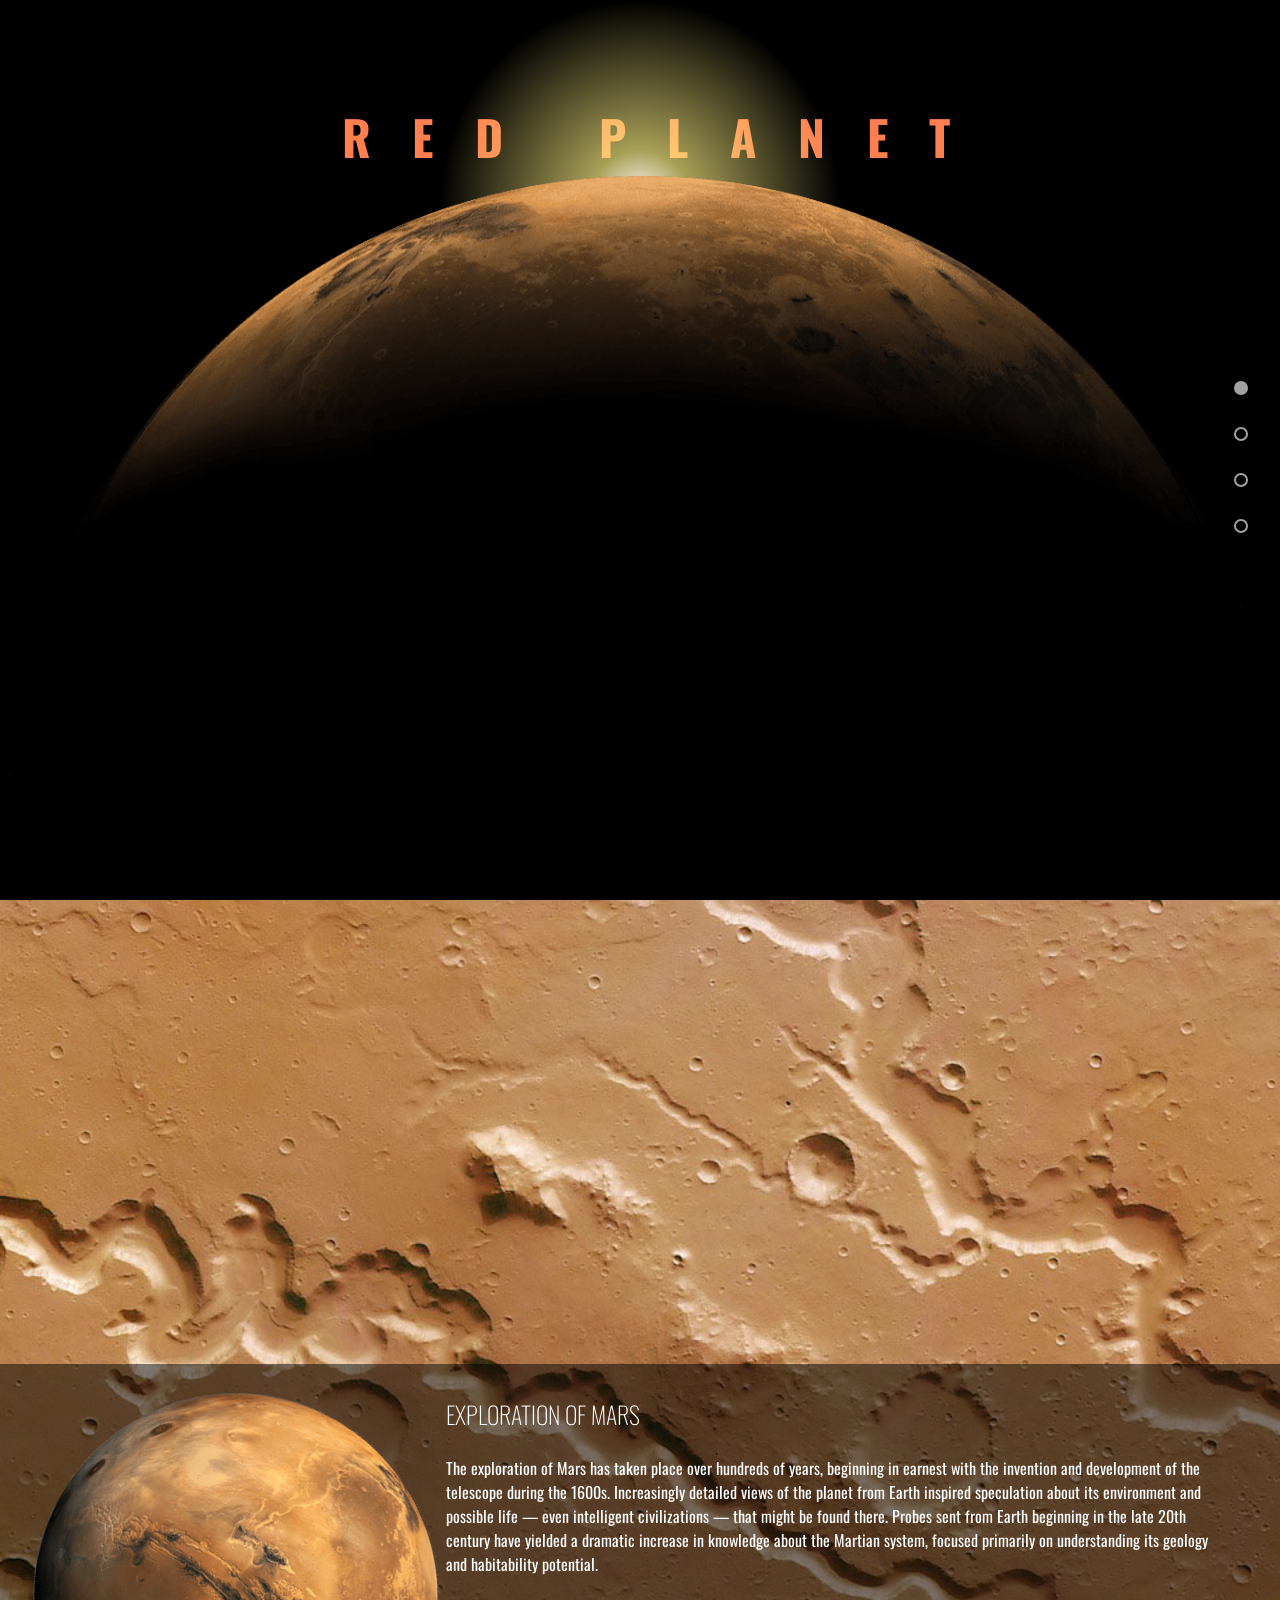
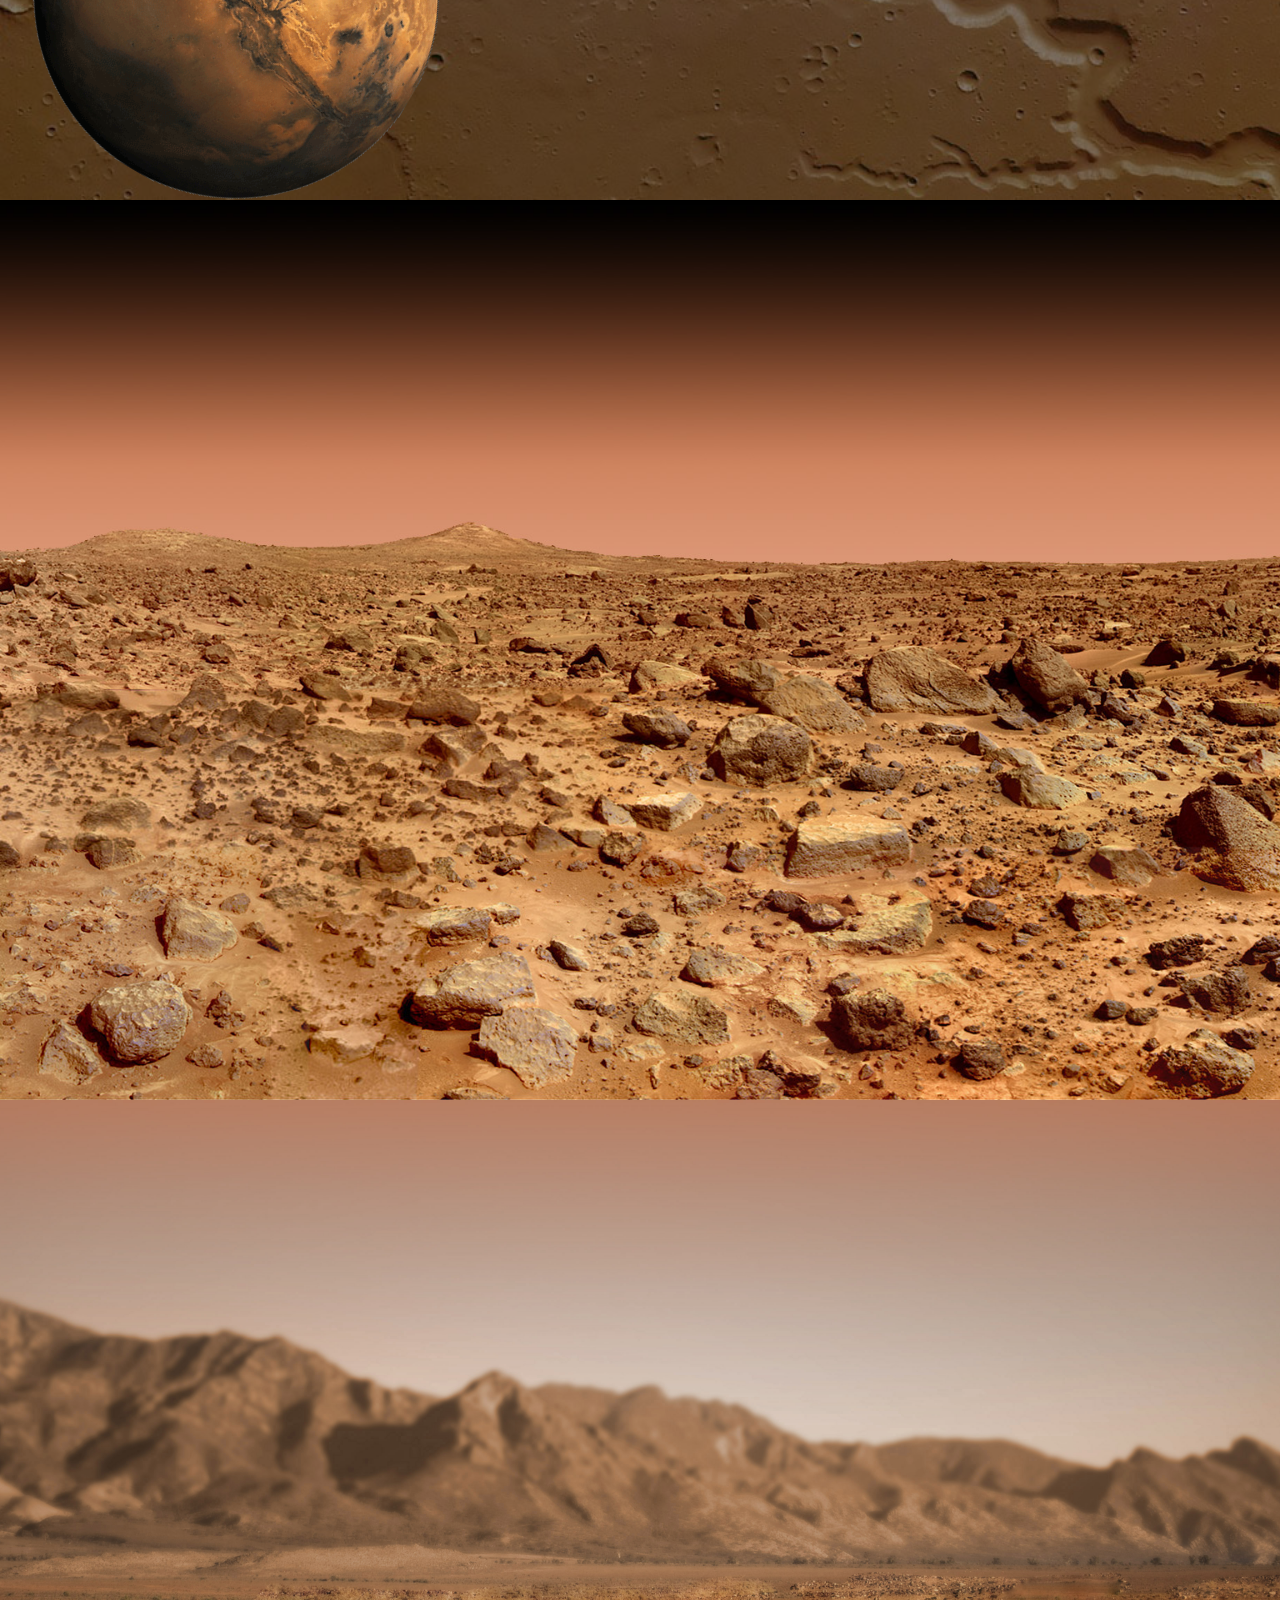
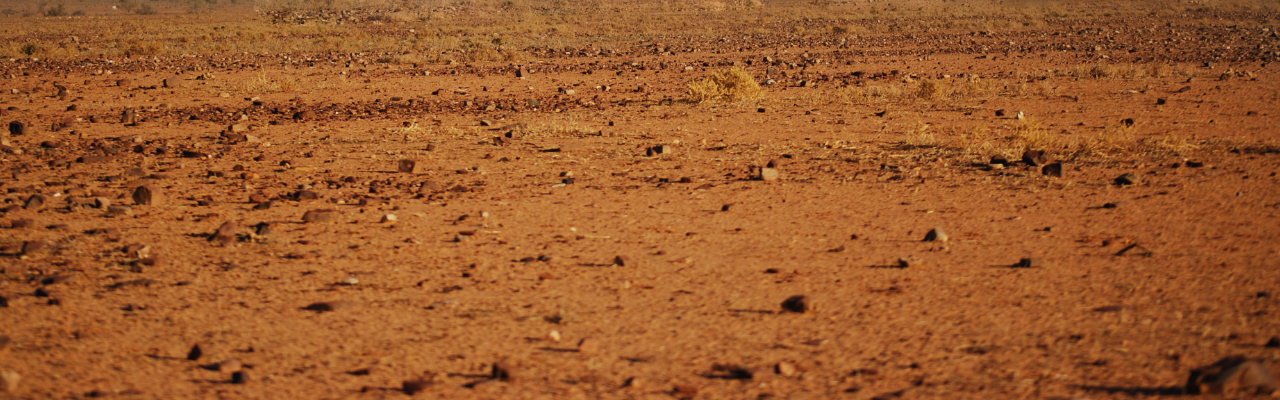
<file: mars/index.html>
<!DOCTYPE html>
<html>

<head>

    <title>RED PLANET</title>

    <meta name="viewport" content="width=device-width">
    <link href="https://fonts.googleapis.com/css2?family=Oswald:wght@200;400;600&display=swap" rel="stylesheet">
    <script src="js/jquery.min.js"></script>
    <script src="js/jquery.easing.js"></script>
    <script src="js/skrollr.min.js"></script>
    <style>
        * {
            margin: 0;
            padding: 0;
        }

        body {
            background-color: #000;
            font-family: 'Oswald', sans-serif;
            color: #fff;
        }

        section {
            height: 100vh;
            position: relative;
            overflow: hidden;
        }

        img {
            max-width: 100%;
        }

        nav {

            position: fixed;
            right: 0;
            top: 50%;
            height: 202px;
            margin-top: -101px;
            opacity: .63;
            z-index: 3;

        }

        nav li {
            width: 10px;
            height: 10px;
            list-style: none;
            border: 2px solid #fff;
            border-radius: 50%;
            margin: 2em;
            cursor: pointer;
        }

        nav li.active {
            background: #fff;
        }

        /* SCREEN 1 */

        h1 {
            font-size: 3em;
            text-align: center;
            color: coral;
            position: absolute;
            top: 101px;
            width: 100%;
            letter-spacing: -20.0375px;
        }

        .light {
            background: radial-gradient(closest-side, rgba(255, 255, 251, 1) 0%, rgba(255, 241, 131, 0.66) 25%, rgba(255, 241, 131, 0) 100%);
            position: absolute;
            left: 50%;

        }

        #mars {
            text-align: center;
            position: absolute;
            top: 20px;
            width: 100%;
        }

        #sun {
            width: 400px;
            height: 400px;
            margin-left: -200px;
        }

        #shine {
            width: 20px;
            height: 20px;
            margin-left: -10px;
            top: 190px;
            opacity: 0;
        }

        #flare {
            width: 160px;
            height: 80px;
            margin-left: -80px;
            top: 160px;
            opacity: 0;
            background: radial-gradient(closest-side, rgba(255, 255, 251, 1) 9%, rgba(255, 241, 131, 0.6) 24%, rgba(255, 241, 131, 0) 100%);
        }



        /* SCREEN 2 */


        h2 {
            font-weight: 200;
            text-transform: uppercase;
            margin-bottom: 1em;
        }

        .info {
            background-color: rgba(0, 0, 0, .5);
            position: absolute;
            width: 25%;
            padding: 2em;
            top: 0;
            bottom: 0;
            box-sizing: border-box;
        }

        #screen2 .info {
            width: 100%;
            top: 23.7%;
            bottom: 24.1%;
            padding-right: 50px;
        }

        #screen2 {
            background: url(img/mars-surface.jpg) center center;
            background-size: cover;
        }

        #planet {
            float: left;
        }





        /* SCREEN 3 */

        #screen3 {
            background: url(img/mars-rocks.jpg) center center;
            background-size: cover;
        }


        #screen3 .info {
            right: 0;
        }


        #viking,
        #r0ver {
            position: absolute;
            bottom: 100px;
            width: 49.8%;
        }

        #viking {
            left: 14%;
        }

        /* SCREEN 4 */

        #screen4 {
            background: url(img/mars-mountains.jpg) center center;
            background-size: cover;
        }

        /* preloader */

        #preloader {
            position: fixed;
            width: 100vw;
            height: 100vh;
            background: #000;
            z-index: 2;
            text-align: center;
        }

        #preloader img {
            margin-top: 30%;
            animation: spin 1s linear infinite;
        }

        @keyframes spin {
            0% {
                transform: rotate(0deg);
            }

            100% {
                transform: rotate(360deg);
            }
        }

    </style>
    <script src="js/html-shiv.js"></script>
</head>

<body>
    <div id="preloader"><img src="img/loading-circle.png" /></div>

    <nav>
        <ul>
            <li data-screen="#screen1" class="active">
            <li data-screen="#screen2">
            <li data-screen="#screen3">
            <li data-screen="#screen4">
        </ul>

    </nav>


    <section id="screen1">
        <h1>&nbsp;RED PLANET</h1>
        <div id="sun" class="light" data-start="transform:translateY(0px)" data--298-top="transform:translateY(-50px)"></div>
        <p id="mars" data-start="transform:translateY(0px)" data--297-top="transform:translateY(-200px)"> <img src="img/mars-crescent.png" /></p>
        <div id="flare" class="light" data-start="transform:translateX(0px)" data-1-start="transform:translateX(3000px)"></div>
        <div id="shine" class="light" data-start="transform:translateX(0px)" data-1-start="transform:translateX(3000px)"></div>

    </section>



    <section id="screen2">

        <div class="info" data-bottom-top="transform:translateY(251px)" data-top-bottom="transform:translateY(-252px)"><img src="img/mars-full.png" id="planet" data-bottom-top="transform:rotate(30.4deg)" data-top-bottom="transform:rotate(-30.6deg)" />
            <h2>Exploration of Mars</h2>The exploration of Mars has taken place over hundreds of years, beginning in earnest with the invention and development of the telescope during the 1600s. Increasingly detailed views of the planet from Earth inspired speculation about its environment and possible life &mdash; even intelligent civilizations &mdash; that might be found there. Probes sent from Earth beginning in the late 20th century have yielded a dramatic increase in knowledge about the Martian system, focused primarily on understanding its geology and habitability potential.
        </div>

    </section>




    <section id="screen3">

        <div class="info" data-200-top="right:-25%" data-top="right:0%">
            <h2>Viking Landers</h2>The Viking 1 lander touched down on the surface of Mars on July 20, 1976 and was joined by the Viking 2 lander on September 3. The Viking landers conducted biological experiments designed to detect life in the Martian soil, as well as measure temperature, wind, and seismology.
        </div>
        <img src="img/viking.png" id="viking" data-anchor-target="#screen3" data-200-top="bottom[sqrt]:108%" data-50-bottom="bottom[sqrt]:11%" />
    </section>




    <section id="screen4">

        <div class="info" data-200-top="left:-25%" data-top="left:0%">
            <h2>Mars Rovers</h2>Launched in 2003, Opportunity landed on Mars on January 25, 2004 on the other side of Mars from its twin rover Spirit. With a planned 90-day duration of activity, Opportunity continued gathering data, making scientific observations, and reporting back to Earth for almost 15 years.
        </div>
        <img src="img/opportunity.png" id="r0ver" data-300-end="right:-49.8%; bottom: 124px; transform:scale(.455);" data-end="right:5.05%; bottom: 19px; transform:scale(1.1)" />
    </section>



    <script>
        //follow the directions; don't just copy my code!

        var s = skrollr.init({
            mobileCheck: function() {
                return false;
            }
        });
        

    </script>



</body>

</html>
</file>
